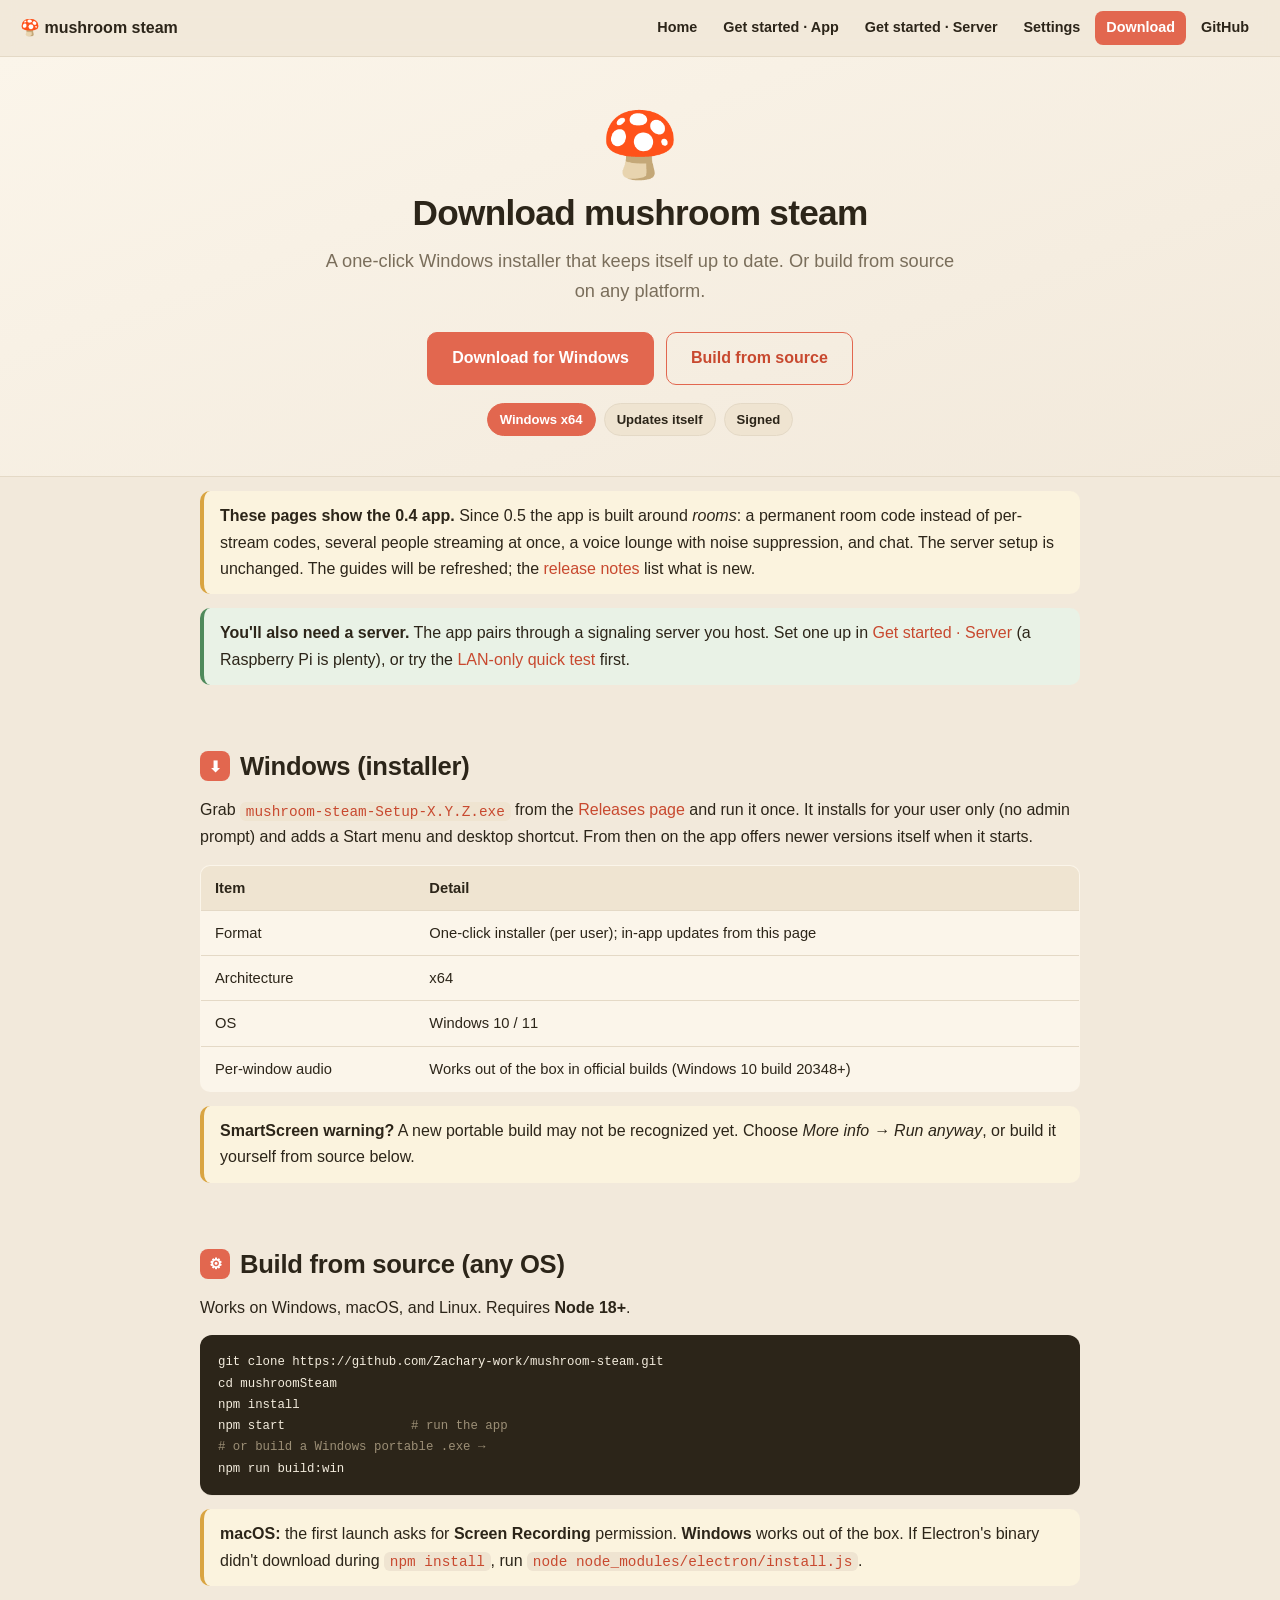
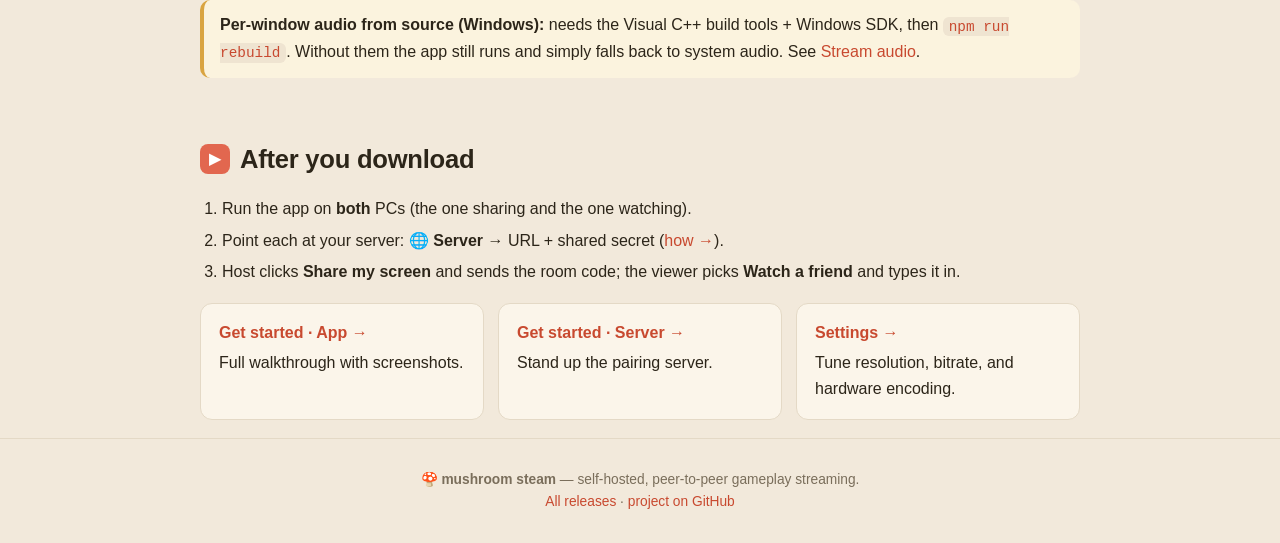
<file: docs/download.html>
<!DOCTYPE html>
<html lang="en">
<head>
<meta charset="UTF-8">
<meta name="viewport" content="width=device-width, initial-scale=1.0">
<title>Download — mushroom steam</title>
<meta name="description" content="Download mushroom steam — a portable Windows build, or build from source for macOS and Linux.">
<link rel="stylesheet" href="style.css">
</head>
<body>

<nav class="site">
  <a class="brand" href="index.html">🍄 mushroom steam</a>
  <div class="links">
    <a href="index.html">Home</a>
    <a href="client.html">Get started · App</a>
    <a href="server.html">Get started · Server</a>
    <a href="settings.html">Settings</a>
    <a href="download.html" class="on">Download</a>
    <a href="https://github.com/Zachary-work/mushroom-steam">GitHub</a>
  </div>
</nav>

<header class="hero" style="padding:56px 20px 40px">
  <div class="logo">🍄</div>
  <h1 style="font-size:2.2rem">Download mushroom steam</h1>
  <p class="tag">A one-click Windows installer that keeps itself up to date. Or build from source on any platform.</p>
  <div class="cta">
    <a class="btn" href="https://github.com/Zachary-work/mushroom-steam/releases/latest">Download for Windows</a>
    <a class="btn ghost" href="#source">Build from source</a>
  </div>
  <div class="badges" style="margin-top:18px">
    <span class="badge coral">Windows x64</span>
    <span class="badge">Updates itself</span>
    <span class="badge">Signed</span>
  </div>
</header>

<main class="wrap">

  <section>
    <p class="note"><strong>These pages show the 0.4 app.</strong> Since 0.5 the app is built around <em>rooms</em>:
      a permanent room code instead of per-stream codes, several people streaming at once, a voice lounge with
      noise suppression, and chat. The server setup is unchanged. The guides will be refreshed; the
      <a href="https://github.com/Zachary-work/mushroom-steam/releases/latest">release notes</a> list what is new.</p>
    <p class="note tip"><strong>You'll also need a server.</strong> The app pairs through a signaling server
      you host. Set one up in <a href="server.html">Get started · Server</a> (a Raspberry Pi is plenty), or
      try the <a href="server.html#lan">LAN-only quick test</a> first.</p>
  </section>

  <!-- WINDOWS -->
  <section id="windows">
    <h2><span class="num">⬇</span> Windows (installer)</h2>
    <p>Grab <code>mushroom-steam-Setup-X.Y.Z.exe</code> from the
       <a href="https://github.com/Zachary-work/mushroom-steam/releases/latest">Releases page</a> and run it once.
       It installs for your user only (no admin prompt) and adds a Start menu and desktop shortcut. From then on the
       app offers newer versions itself when it starts.</p>
    <table>
      <tr><th>Item</th><th>Detail</th></tr>
      <tr><td>Format</td><td>One-click installer (per user); in-app updates from this page</td></tr>
      <tr><td>Architecture</td><td>x64</td></tr>
      <tr><td>OS</td><td>Windows 10 / 11</td></tr>
      <tr><td>Per-window audio</td><td>Works out of the box in official builds (Windows 10 build 20348+)</td></tr>
    </table>
    <p class="note"><strong>SmartScreen warning?</strong> A new portable build may not be recognized yet.
       Choose <em>More info → Run anyway</em>, or build it yourself from source below.</p>
  </section>

  <!-- SOURCE -->
  <section id="source">
    <h2><span class="num">⚙</span> Build from source (any OS)</h2>
    <p>Works on Windows, macOS, and Linux. Requires <strong>Node 18+</strong>.</p>
<pre><code>git clone https://github.com/Zachary-work/mushroom-steam.git
cd mushroomSteam
npm install
npm start                 <span class="c-comment"># run the app</span>
<span class="c-comment"># or build a Windows portable .exe →</span>
npm run build:win</code></pre>
    <p class="note"><strong>macOS:</strong> the first launch asks for <strong>Screen Recording</strong>
       permission. <strong>Windows</strong> works out of the box. If Electron's binary didn't download during
       <code>npm install</code>, run <code>node node_modules/electron/install.js</code>.</p>
    <p class="note"><strong>Per-window audio from source (Windows):</strong> needs the Visual C++ build tools
       + Windows SDK, then <code>npm run rebuild</code>. Without them the app still runs and simply falls back
       to system audio. See <a href="settings.html#audio">Stream audio</a>.</p>
  </section>

  <!-- AFTER -->
  <section id="after">
    <h2><span class="num">▶</span> After you download</h2>
    <ol>
      <li>Run the app on <strong>both</strong> PCs (the one sharing and the one watching).</li>
      <li>Point each at your server: <strong>🌐 Server</strong> → URL + shared secret
          (<a href="client.html#server">how →</a>).</li>
      <li>Host clicks <strong>Share my screen</strong> and sends the room code; the viewer picks
          <strong>Watch a friend</strong> and types it in.</li>
    </ol>
    <div class="nextcards">
      <a href="client.html"><strong>Get started · App →</strong> Full walkthrough with screenshots.</a>
      <a href="server.html"><strong>Get started · Server →</strong> Stand up the pairing server.</a>
      <a href="settings.html"><strong>Settings →</strong> Tune resolution, bitrate, and hardware encoding.</a>
    </div>
  </section>

</main>

<footer>
  🍄 <strong>mushroom steam</strong> — self-hosted, peer-to-peer gameplay streaming.<br>
  <a href="https://github.com/Zachary-work/mushroom-steam/releases">All releases</a> ·
  <a href="https://github.com/Zachary-work/mushroom-steam">project on GitHub</a>
</footer>

</body>
</html>
</file>
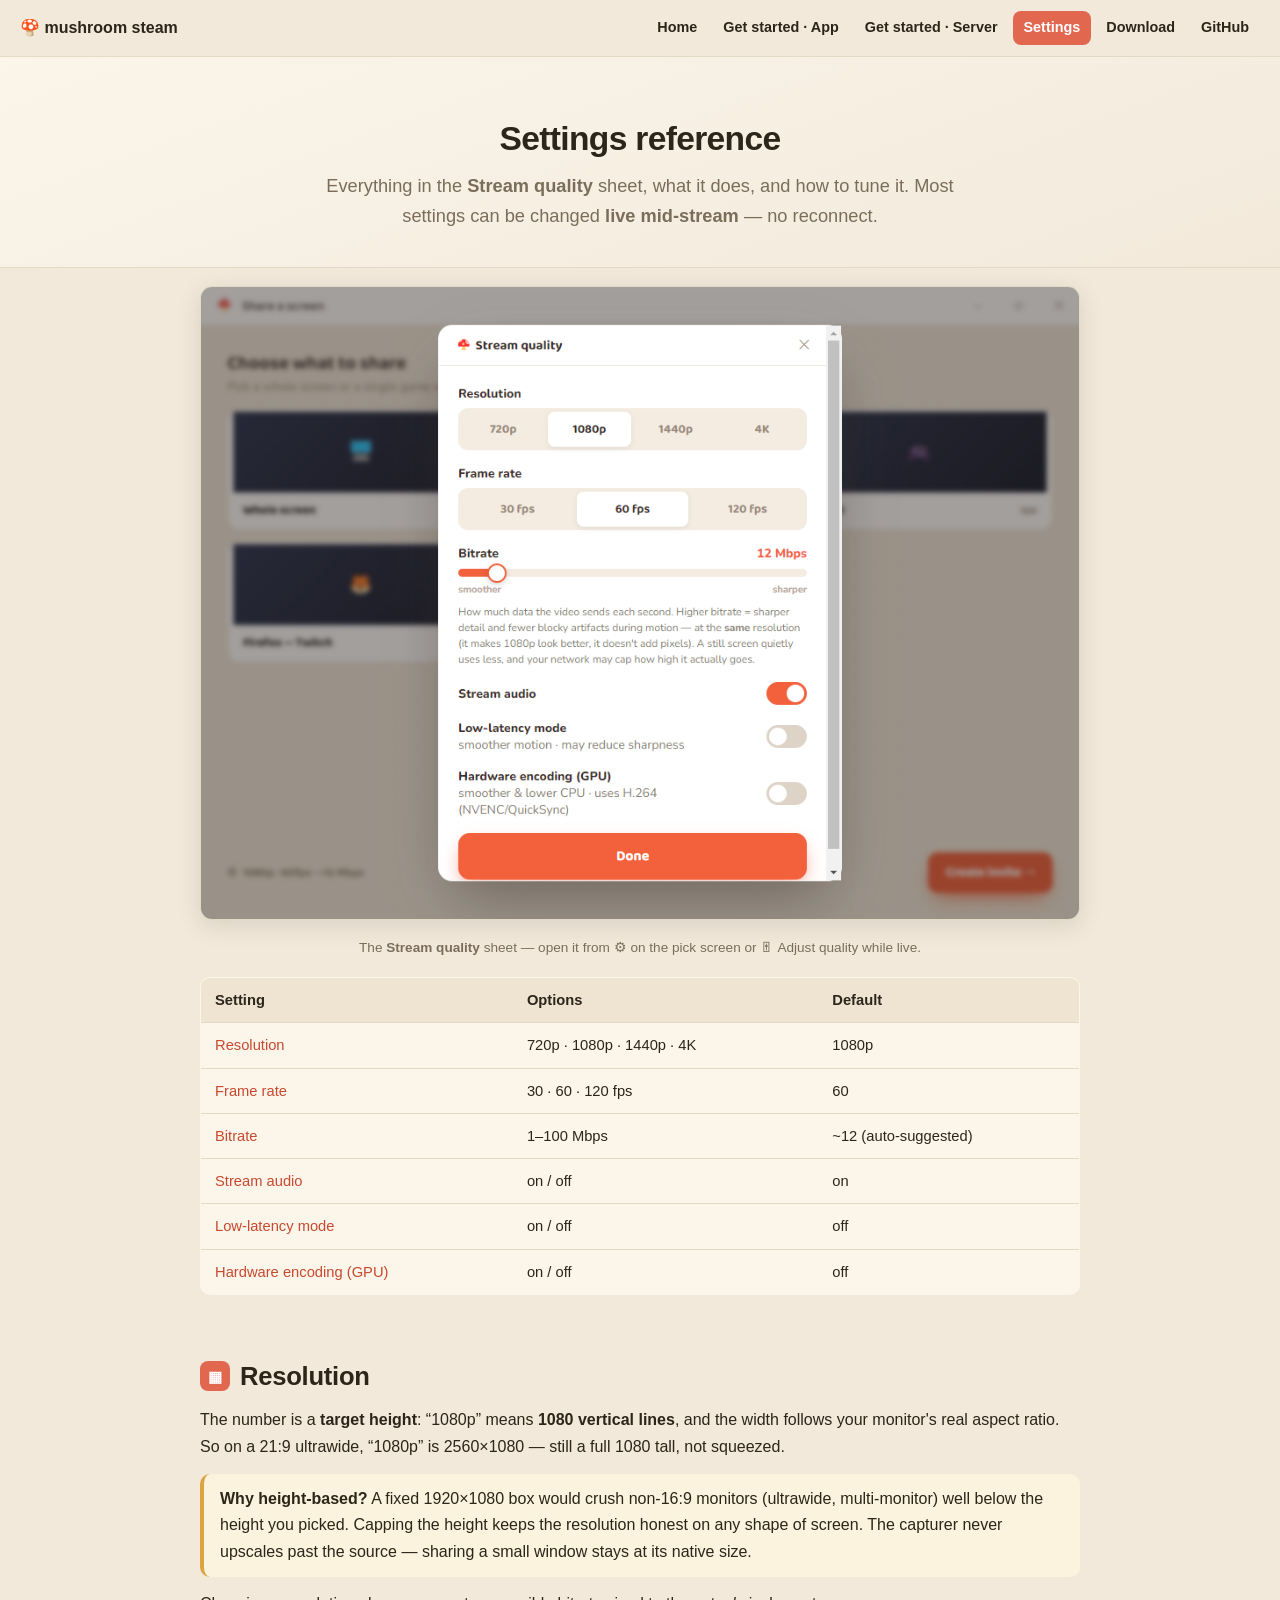
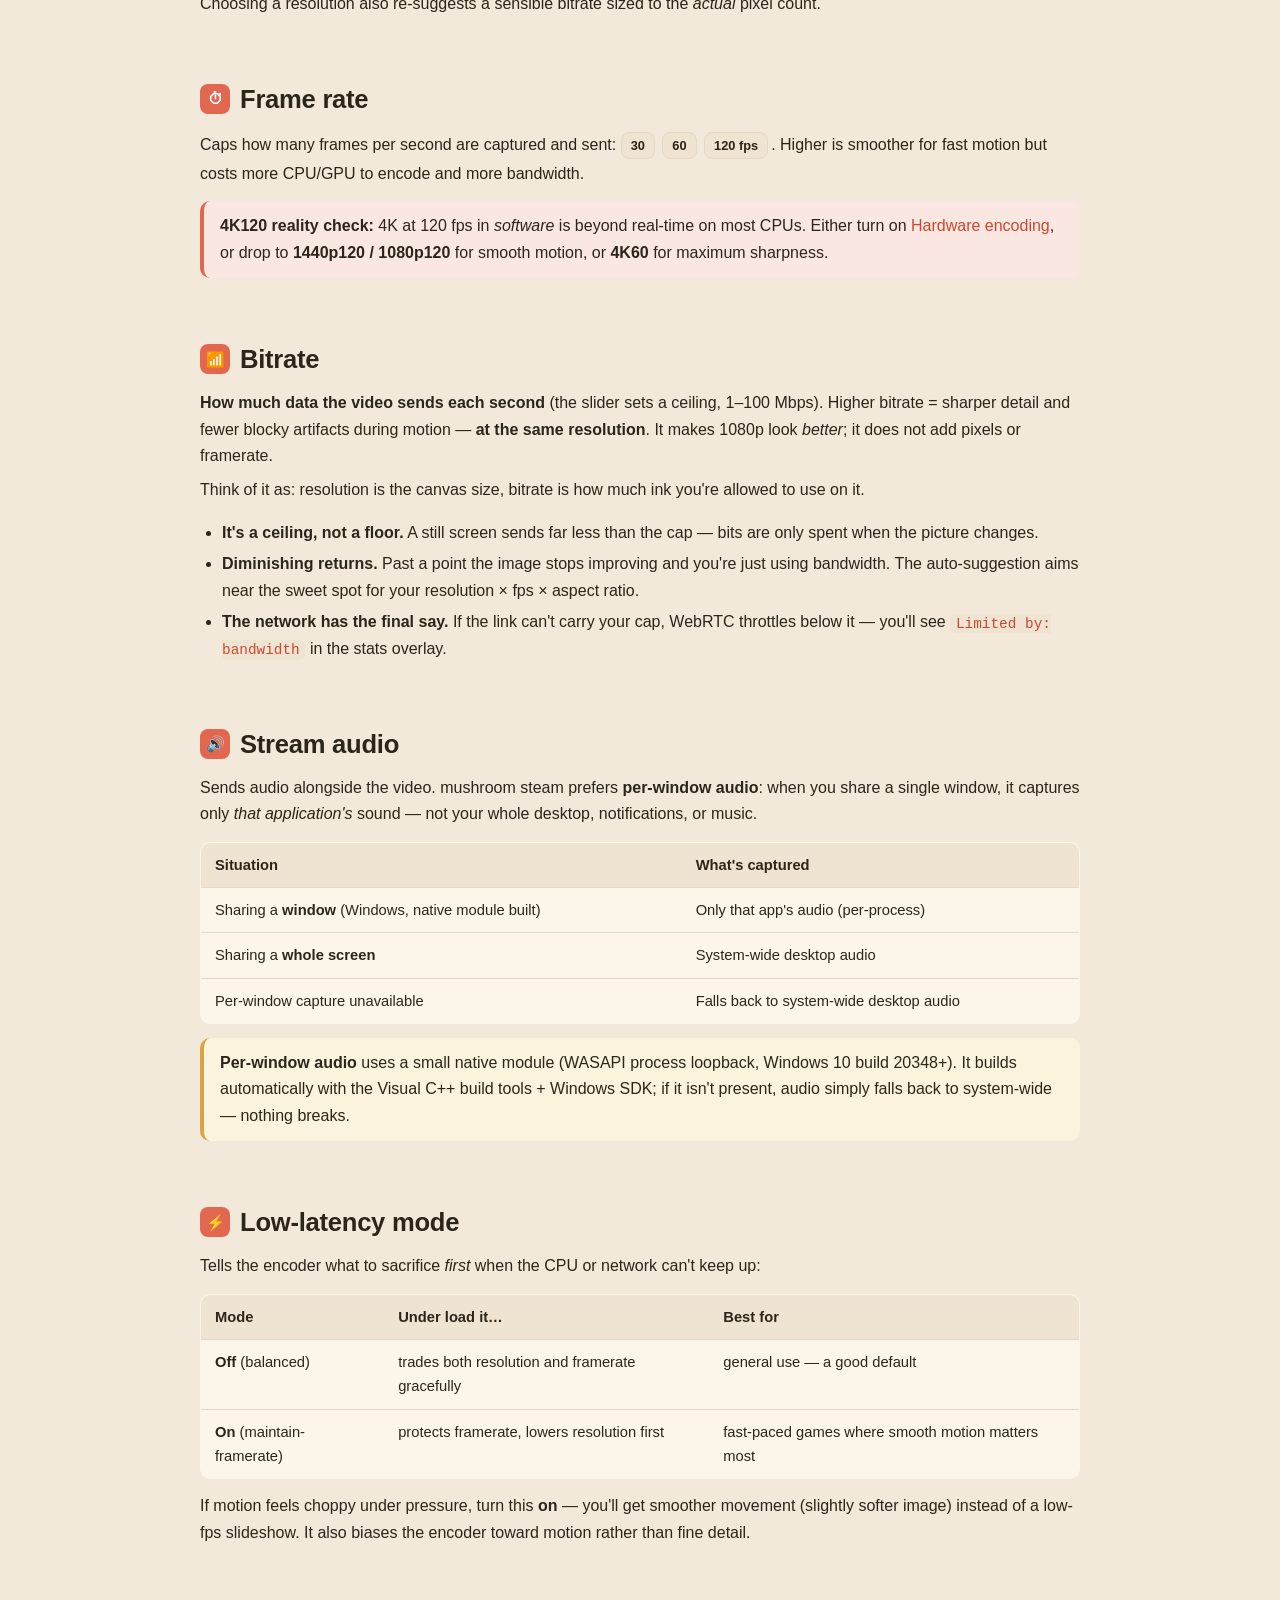
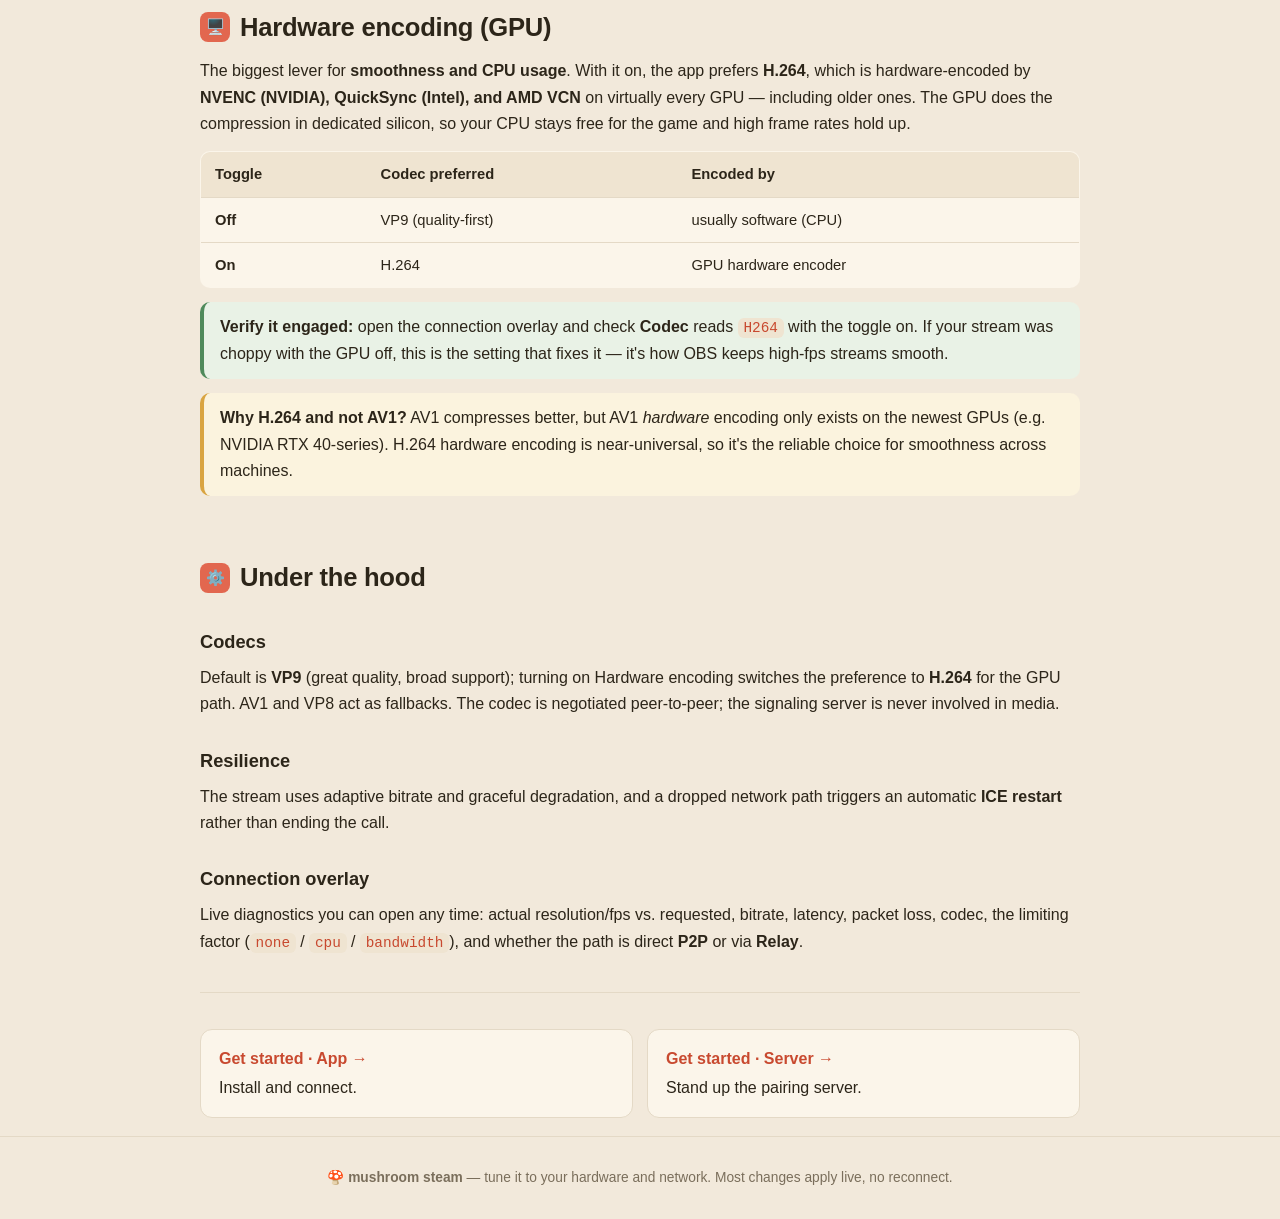
<file: docs/settings.html>
<!DOCTYPE html>
<html lang="en">
<head>
<meta charset="UTF-8">
<meta name="viewport" content="width=device-width, initial-scale=1.0">
<title>Settings — mushroom steam</title>
<meta name="description" content="Every mushroom steam quality setting explained: resolution, framerate, bitrate, per-window audio, low-latency mode, and hardware (GPU) encoding.">
<link rel="stylesheet" href="style.css">
</head>
<body>

<nav class="site">
  <a class="brand" href="index.html">🍄 mushroom steam</a>
  <div class="links">
    <a href="index.html">Home</a>
    <a href="client.html">Get started · App</a>
    <a href="server.html">Get started · Server</a>
    <a href="settings.html" class="on">Settings</a>
    <a href="download.html">Download</a>
    <a href="https://github.com/Zachary-work/mushroom-steam">GitHub</a>
  </div>
</nav>

<header class="hero" style="padding:48px 20px 36px">
  <h1 style="font-size:2.1rem">Settings reference</h1>
  <p class="tag">Everything in the <strong>Stream quality</strong> sheet, what it does, and how to tune it.
     Most settings can be changed <strong>live mid-stream</strong> — no reconnect.</p>
</header>

<main class="wrap">

  <figure class="shot shot-narrow">
    <img src="img/settings.png" alt="Stream quality settings sheet">
    <figcaption>The <strong>Stream quality</strong> sheet — open it from ⚙ on the pick screen or 🎚 Adjust quality while live.</figcaption>
  </figure>

  <section>
    <table>
      <tr><th>Setting</th><th>Options</th><th>Default</th></tr>
      <tr><td><a href="#resolution">Resolution</a></td><td>720p · 1080p · 1440p · 4K</td><td>1080p</td></tr>
      <tr><td><a href="#framerate">Frame rate</a></td><td>30 · 60 · 120 fps</td><td>60</td></tr>
      <tr><td><a href="#bitrate">Bitrate</a></td><td>1–100 Mbps</td><td>~12 (auto-suggested)</td></tr>
      <tr><td><a href="#audio">Stream audio</a></td><td>on / off</td><td>on</td></tr>
      <tr><td><a href="#lowlat">Low-latency mode</a></td><td>on / off</td><td>off</td></tr>
      <tr><td><a href="#gpu">Hardware encoding (GPU)</a></td><td>on / off</td><td>off</td></tr>
    </table>
  </section>

  <!-- RESOLUTION -->
  <section id="resolution">
    <h2><span class="num">▦</span> Resolution</h2>
    <p>The number is a <strong>target height</strong>: “1080p” means <strong>1080 vertical lines</strong>,
       and the width follows your monitor's real aspect ratio. So on a 21:9 ultrawide, “1080p” is
       2560×1080 — still a full 1080 tall, not squeezed.</p>
    <p class="note"><strong>Why height-based?</strong> A fixed 1920×1080 box would crush non-16:9 monitors
       (ultrawide, multi-monitor) well below the height you picked. Capping the height keeps the resolution
       honest on any shape of screen. The capturer never upscales past the source — sharing a small window
       stays at its native size.</p>
    <p>Choosing a resolution also re-suggests a sensible bitrate sized to the <em>actual</em> pixel count.</p>
  </section>

  <!-- FRAMERATE -->
  <section id="framerate">
    <h2><span class="num">⏱</span> Frame rate</h2>
    <p>Caps how many frames per second are captured and sent: <span class="pill">30</span>
       <span class="pill">60</span> <span class="pill">120 fps</span>. Higher is smoother for fast motion
       but costs more CPU/GPU to encode and more bandwidth.</p>
    <p class="note warn"><strong>4K120 reality check:</strong> 4K at 120 fps in <em>software</em> is beyond
       real-time on most CPUs. Either turn on <a href="#gpu">Hardware encoding</a>, or drop to
       <strong>1440p120 / 1080p120</strong> for smooth motion, or <strong>4K60</strong> for maximum sharpness.</p>
  </section>

  <!-- BITRATE -->
  <section id="bitrate">
    <h2><span class="num">📶</span> Bitrate</h2>
    <p><strong>How much data the video sends each second</strong> (the slider sets a ceiling, 1–100 Mbps).
       Higher bitrate = sharper detail and fewer blocky artifacts during motion — <strong>at the same
       resolution</strong>. It makes 1080p look <em>better</em>; it does not add pixels or framerate.</p>
    <p>Think of it as: resolution is the canvas size, bitrate is how much ink you're allowed to use on it.</p>
    <ul>
      <li><strong>It's a ceiling, not a floor.</strong> A still screen sends far less than the cap — bits are
          only spent when the picture changes.</li>
      <li><strong>Diminishing returns.</strong> Past a point the image stops improving and you're just using
          bandwidth. The auto-suggestion aims near the sweet spot for your resolution × fps × aspect ratio.</li>
      <li><strong>The network has the final say.</strong> If the link can't carry your cap, WebRTC throttles
          below it — you'll see <code>Limited by: bandwidth</code> in the stats overlay.</li>
    </ul>
  </section>

  <!-- AUDIO -->
  <section id="audio">
    <h2><span class="num">🔊</span> Stream audio</h2>
    <p>Sends audio alongside the video. mushroom steam prefers <strong>per-window audio</strong>: when you
       share a single window, it captures only <em>that application's</em> sound — not your whole desktop,
       notifications, or music.</p>
    <table>
      <tr><th>Situation</th><th>What's captured</th></tr>
      <tr><td>Sharing a <strong>window</strong> (Windows, native module built)</td><td>Only that app's audio (per-process)</td></tr>
      <tr><td>Sharing a <strong>whole screen</strong></td><td>System-wide desktop audio</td></tr>
      <tr><td>Per-window capture unavailable</td><td>Falls back to system-wide desktop audio</td></tr>
    </table>
    <p class="note"><strong>Per-window audio</strong> uses a small native module (WASAPI process loopback,
       Windows 10 build 20348+). It builds automatically with the Visual C++ build tools + Windows SDK; if
       it isn't present, audio simply falls back to system-wide — nothing breaks.</p>
  </section>

  <!-- LOW LATENCY -->
  <section id="lowlat">
    <h2><span class="num">⚡</span> Low-latency mode</h2>
    <p>Tells the encoder what to sacrifice <em>first</em> when the CPU or network can't keep up:</p>
    <table>
      <tr><th>Mode</th><th>Under load it…</th><th>Best for</th></tr>
      <tr><td><strong>Off</strong> (balanced)</td><td>trades both resolution and framerate gracefully</td><td>general use — a good default</td></tr>
      <tr><td><strong>On</strong> (maintain-framerate)</td><td>protects framerate, lowers resolution first</td><td>fast-paced games where smooth motion matters most</td></tr>
    </table>
    <p>If motion feels choppy under pressure, turn this <strong>on</strong> — you'll get smoother movement
       (slightly softer image) instead of a low-fps slideshow. It also biases the encoder toward motion
       rather than fine detail.</p>
  </section>

  <!-- GPU -->
  <section id="gpu">
    <h2><span class="num">🖥️</span> Hardware encoding (GPU)</h2>
    <p>The biggest lever for <strong>smoothness and CPU usage</strong>. With it on, the app prefers
       <strong>H.264</strong>, which is hardware-encoded by <strong>NVENC (NVIDIA), QuickSync (Intel), and
       AMD VCN</strong> on virtually every GPU — including older ones. The GPU does the compression in
       dedicated silicon, so your CPU stays free for the game and high frame rates hold up.</p>
    <table>
      <tr><th>Toggle</th><th>Codec preferred</th><th>Encoded by</th></tr>
      <tr><td><strong>Off</strong></td><td>VP9 (quality-first)</td><td>usually software (CPU)</td></tr>
      <tr><td><strong>On</strong></td><td>H.264</td><td>GPU hardware encoder</td></tr>
    </table>
    <p class="note tip"><strong>Verify it engaged:</strong> open the connection overlay and check
       <strong>Codec</strong> reads <code>H264</code> with the toggle on. If your stream was choppy with the
       GPU off, this is the setting that fixes it — it's how OBS keeps high-fps streams smooth.</p>
    <p class="note"><strong>Why H.264 and not AV1?</strong> AV1 compresses better, but AV1 <em>hardware</em>
       encoding only exists on the newest GPUs (e.g. NVIDIA RTX 40-series). H.264 hardware encoding is
       near-universal, so it's the reliable choice for smoothness across machines.</p>
  </section>

  <!-- CODECS / STATS -->
  <section id="under-the-hood">
    <h2><span class="num">⚙️</span> Under the hood</h2>
    <h3>Codecs</h3>
    <p>Default is <strong>VP9</strong> (great quality, broad support); turning on Hardware encoding switches
       the preference to <strong>H.264</strong> for the GPU path. AV1 and VP8 act as fallbacks. The codec is
       negotiated peer-to-peer; the signaling server is never involved in media.</p>
    <h3>Resilience</h3>
    <p>The stream uses adaptive bitrate and graceful degradation, and a dropped network path triggers an
       automatic <strong>ICE restart</strong> rather than ending the call.</p>
    <h3>Connection overlay</h3>
    <p>Live diagnostics you can open any time: actual resolution/fps vs. requested, bitrate, latency, packet
       loss, codec, the limiting factor (<code>none</code> / <code>cpu</code> / <code>bandwidth</code>), and
       whether the path is direct <strong>P2P</strong> or via <strong>Relay</strong>.</p>
  </section>

  <hr>
  <div class="nextcards">
    <a href="client.html"><strong>Get started · App →</strong> Install and connect.</a>
    <a href="server.html"><strong>Get started · Server →</strong> Stand up the pairing server.</a>
  </div>
</main>

<footer>
  🍄 <strong>mushroom steam</strong> — tune it to your hardware and network. Most changes apply live, no reconnect.
</footer>

</body>
</html>
</file>
<file: docs/style.css>
:root{
  --bg:#F2E9DB; --panel:#FBF5EA; --ink:#2C2519; --muted:#7A6E5B;
  --coral:#E2674F; --coral-dark:#C8492F; --line:#E4D9C6; --code-bg:#2C2519;
  --code-ink:#F3ECDD; --good:#4F8A5B; --accent:#D9A441;
  --radius:14px; --maxw:920px;
}
*{box-sizing:border-box}
html{scroll-behavior:smooth}
body{
  margin:0; background:var(--bg); color:var(--ink);
  font:16px/1.65 -apple-system,BlinkMacSystemFont,"Segoe UI",Roboto,Helvetica,Arial,sans-serif;
  -webkit-font-smoothing:antialiased;
}
a{color:var(--coral-dark); text-decoration:none}
a:hover{text-decoration:underline}
code{font-family:"SF Mono",ui-monospace,"Cascadia Code",Consolas,monospace; font-size:.9em}
:not(pre)>code{background:#EFE4D1; padding:.12em .4em; border-radius:6px; color:var(--coral-dark)}
img{max-width:100%}

/* Site nav */
nav.site{
  position:sticky; top:0; z-index:10; background:rgba(242,233,219,.92);
  backdrop-filter:blur(8px); border-bottom:1px solid var(--line);
  display:flex; align-items:center; gap:16px; padding:11px 20px; flex-wrap:wrap;
}
nav.site .brand{font-weight:800; color:var(--ink); font-size:1rem; margin-right:auto}
nav.site .links{display:flex; gap:4px; flex-wrap:wrap}
nav.site .links a{color:var(--ink); font-weight:600; font-size:.9rem; padding:5px 11px; border-radius:8px}
nav.site .links a:hover{background:#EAD9BE; text-decoration:none}
nav.site .links a.on{background:var(--coral); color:#fff}

/* Hero */
header.hero{
  background:linear-gradient(160deg,#FBF5EA 0%,#F2E9DB 100%);
  border-bottom:1px solid var(--line); text-align:center; padding:64px 20px 48px;
}
.logo{font-size:64px; line-height:1}
.hero h1{margin:.2em 0 .12em; font-size:2.6rem; letter-spacing:-.02em}
.hero p.tag{margin:0 auto; max-width:640px; color:var(--muted); font-size:1.14rem}
.badges{margin-top:20px; display:flex; gap:8px; justify-content:center; flex-wrap:wrap}
.badge{background:#EFE4D1; border:1px solid var(--line); color:var(--ink);
  padding:5px 12px; border-radius:999px; font-size:.82rem; font-weight:600}
.badge.coral{background:var(--coral); border-color:var(--coral); color:#fff}
.cta{margin-top:26px; display:flex; gap:12px; justify-content:center; flex-wrap:wrap}

/* Buttons */
.btn{display:inline-block; background:var(--coral); color:#fff; padding:12px 24px;
  border-radius:10px; font-weight:700; border:1px solid var(--coral); cursor:pointer}
.btn:hover{background:var(--coral-dark); border-color:var(--coral-dark); text-decoration:none}
.btn.ghost{background:transparent; color:var(--coral-dark)}
.btn.ghost:hover{background:#F4E3D3; color:var(--coral-dark)}

/* Layout */
.wrap{max-width:var(--maxw); margin:0 auto; padding:0 20px}
main{padding:40px 0 80px}
section{margin:0 0 14px}
h2{font-size:1.6rem; margin:46px 0 10px; padding-top:14px; letter-spacing:-.01em; display:flex; align-items:center; gap:10px}
h2 .num{flex:none; width:30px; height:30px; border-radius:8px; background:var(--coral); color:#fff;
  font-size:.95rem; display:grid; place-items:center; font-weight:700}
h3{font-size:1.14rem; margin:28px 0 6px}
p{margin:.5em 0} ul,ol{padding-left:22px} li{margin:.32em 0}
.lead{font-size:1.12rem; color:var(--muted); max-width:680px}

/* Cards + feature grid */
.card{background:var(--panel); border:1px solid var(--line); border-radius:var(--radius); padding:18px 22px; margin:14px 0}
.grid{display:grid; grid-template-columns:repeat(auto-fit,minmax(248px,1fr)); gap:16px; margin:22px 0}
.feature{background:var(--panel); border:1px solid var(--line); border-radius:14px; padding:20px}
.feature .ic{font-size:30px; line-height:1}
.feature h3{margin:11px 0 6px; font-size:1.08rem}
.feature p{color:var(--muted); font-size:.92rem; margin:0}

/* Notes */
.note{border-left:4px solid var(--accent); background:#FBF3DE; border-radius:10px; padding:12px 16px; margin:14px 0}
.note.warn{border-left-color:var(--coral); background:#FBE7E1}
.note.tip{border-left-color:var(--good); background:#E9F2E6}
.note strong{color:var(--ink)}

/* Code */
pre{background:var(--code-bg); color:var(--code-ink); border-radius:12px; padding:16px 18px;
  overflow-x:auto; font-size:.86rem; line-height:1.55; box-shadow:0 1px 0 rgba(0,0,0,.04)}
pre code{color:inherit; background:none; padding:0}
.c-comment{color:#9C8F76} .c-flag{color:#D9A441} .c-str{color:#9CCB8A}

/* Diagram */
.diagram{font-family:ui-monospace,monospace; font-size:.8rem; line-height:1.5; white-space:pre;
  background:var(--panel); border:1px dashed var(--line); border-radius:12px; padding:18px; overflow-x:auto; color:var(--muted)}

/* Tables */
table{width:100%; border-collapse:collapse; margin:14px 0; font-size:.92rem; background:var(--panel);
  border:1px solid var(--line); border-radius:10px; overflow:hidden}
th,td{text-align:left; padding:10px 14px; border-bottom:1px solid var(--line); vertical-align:top}
th{background:#EFE4D1; font-weight:700}
tr:last-child td{border-bottom:none}

/* Pills + misc */
.pill{display:inline-block; background:#EFE4D1; border:1px solid var(--line); border-radius:8px;
  padding:2px 9px; font-size:.8rem; font-weight:600; margin:2px 3px 2px 0}
details{background:var(--panel); border:1px solid var(--line); border-radius:12px; padding:6px 16px; margin:10px 0}
details summary{cursor:pointer; font-weight:600; padding:8px 0}
details[open] summary{border-bottom:1px solid var(--line); margin-bottom:8px}
.kbd{font-family:monospace; background:#EFE4D1; border:1px solid var(--line); border-bottom-width:2px;
  border-radius:6px; padding:1px 7px; font-size:.85em}
hr{border:none; border-top:1px solid var(--line); margin:36px 0}
.nextcards{display:grid; grid-template-columns:repeat(auto-fit,minmax(220px,1fr)); gap:14px; margin:18px 0}
.nextcards a{display:block; background:var(--panel); border:1px solid var(--line); border-radius:12px; padding:16px 18px; color:var(--ink)}
.nextcards a:hover{border-color:var(--coral); text-decoration:none}
.nextcards a strong{color:var(--coral-dark); display:block; margin-bottom:3px}
/* Screenshots */
figure.shot{margin:18px 0; text-align:center}
figure.shot img{max-width:100%; border:1px solid var(--line); border-radius:12px;
  box-shadow:0 6px 24px rgba(44,37,25,.12); background:var(--panel)}
figure.shot figcaption{color:var(--muted); font-size:.85rem; margin-top:8px}
.shot-narrow img{max-width:520px}
.shots{display:grid; grid-template-columns:repeat(auto-fit,minmax(300px,1fr)); gap:18px; margin:18px 0}
.shots figure{margin:0}

/* Mermaid */
.mermaid{background:var(--panel); border:1px solid var(--line); border-radius:12px;
  padding:18px; margin:16px 0; text-align:center; overflow-x:auto}
.mermaid:not([data-processed])  {color:var(--muted); font-family:ui-monospace,monospace; font-size:.8rem}
.diagram-cap{color:var(--muted); font-size:.85rem; text-align:center; margin:-6px 0 14px}

footer{border-top:1px solid var(--line); text-align:center; color:var(--muted); padding:30px 20px; font-size:.86rem}
</file>
